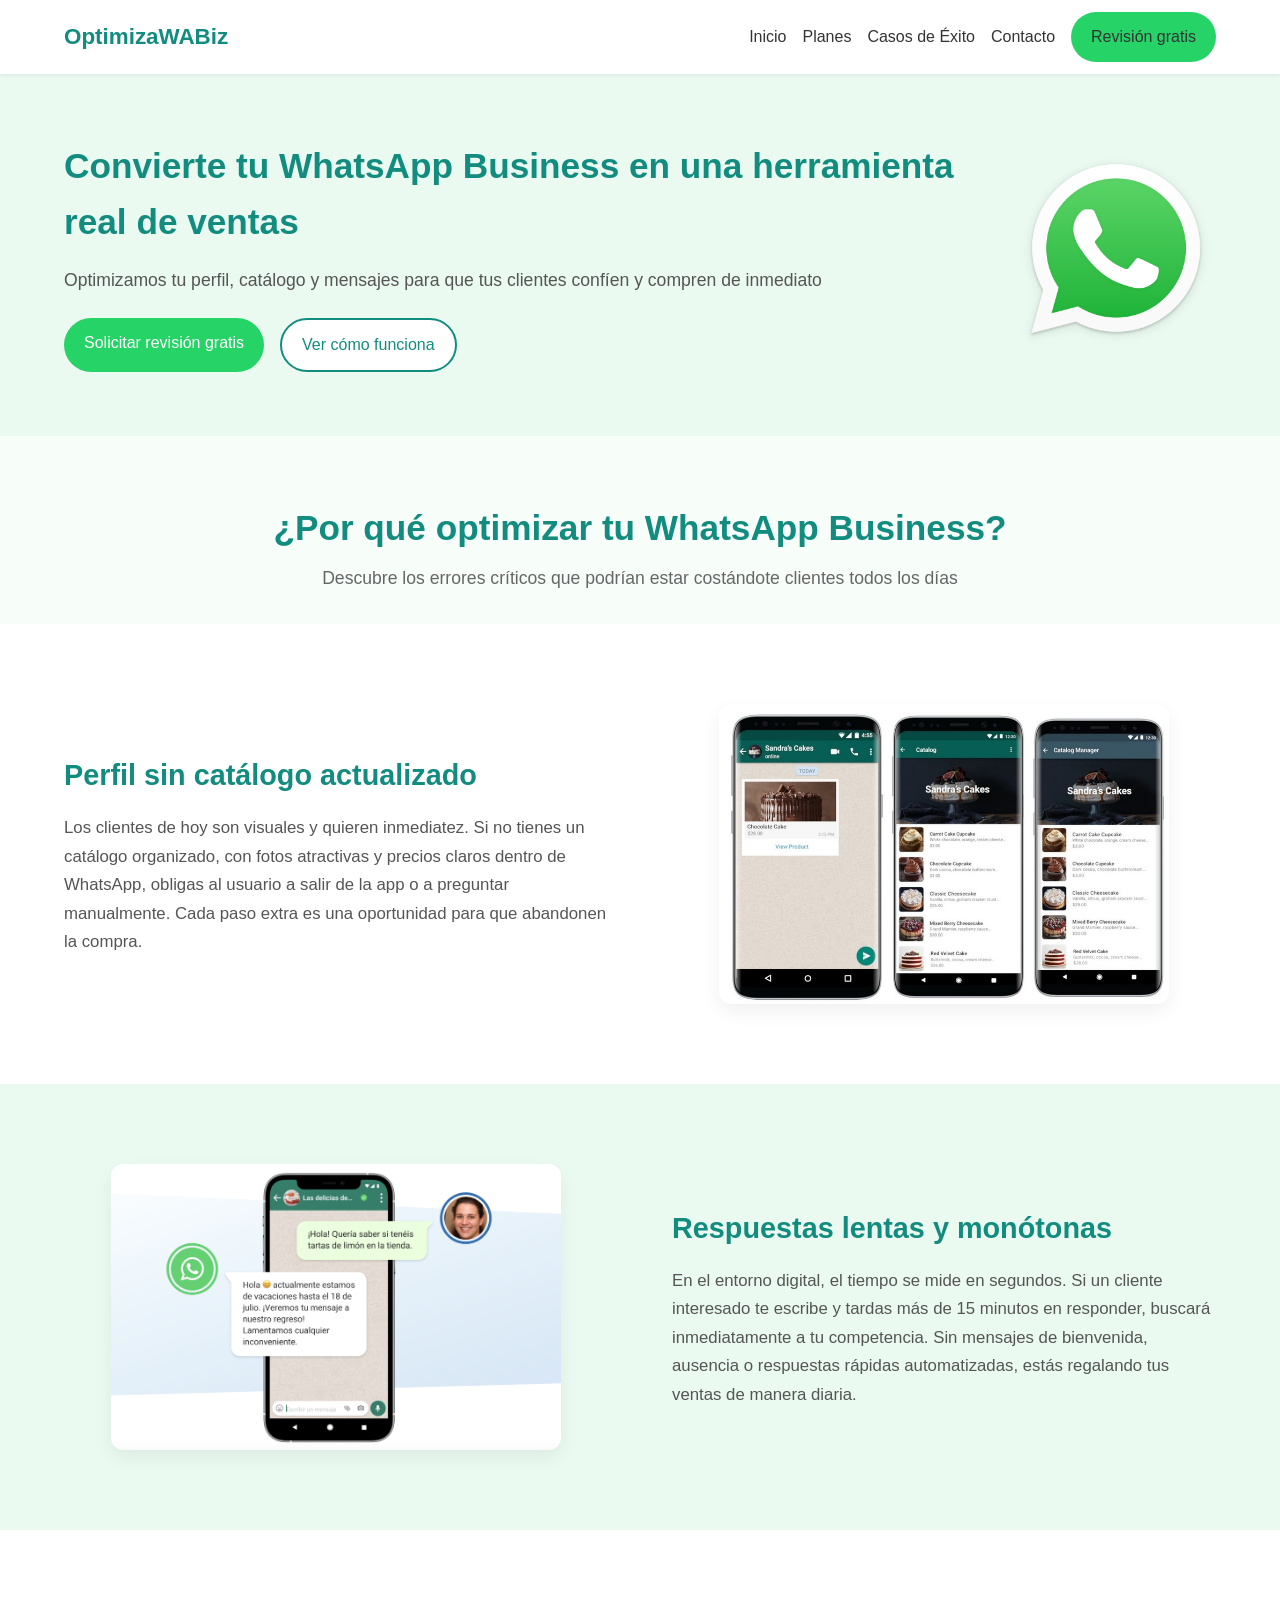
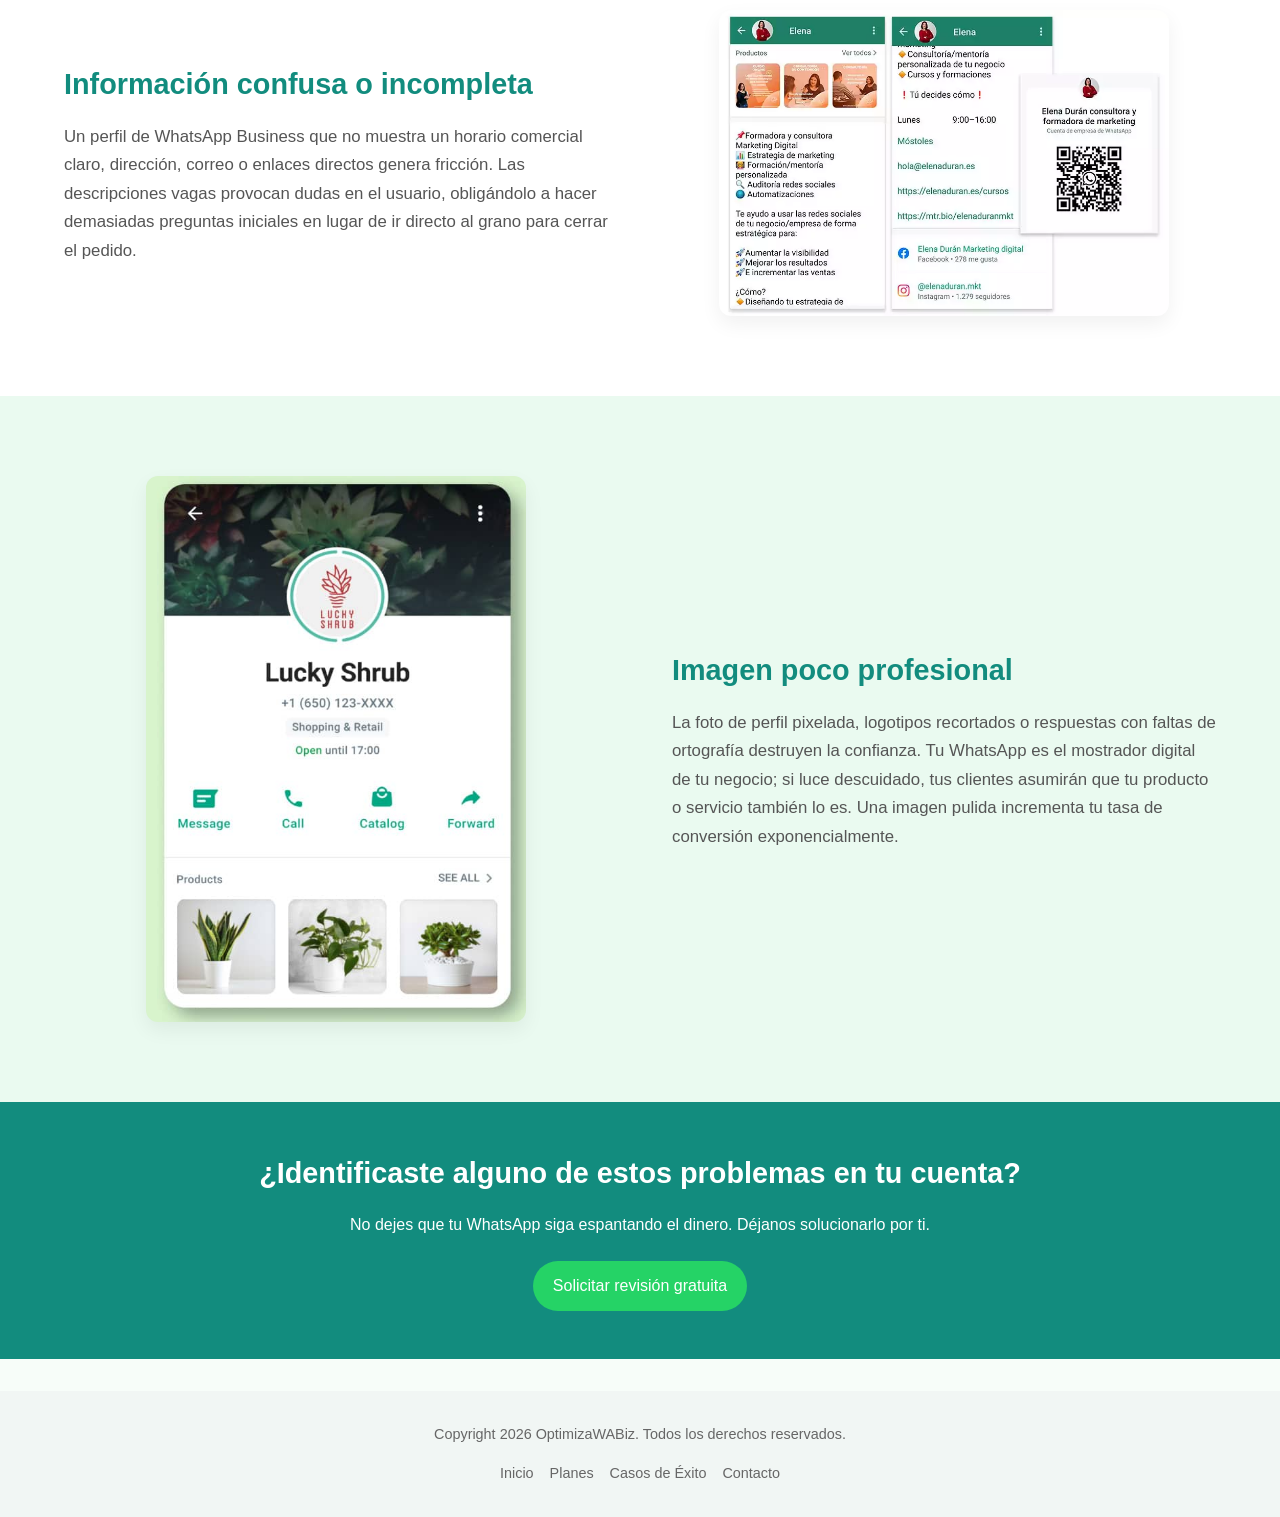
<file: index.html>
<!DOCTYPE html>
<html lang="es">
<head>
  <meta charset="UTF-8">
  <meta name="viewport" content="width=device-width, initial-scale=1.0">
  <title>OptimizaWABiz Consultoría WhatsApp Business</title>
  <link rel="stylesheet" href="css/styles.css">
  <link rel="stylesheet" href="css/index.css">
  <script defer src="app/script.js"></script>
</head>
<body>

  <header id="header" class="header">
    <div class="container header-inner">
      <div class="logo"><a href="index.html">OptimizaWABiz</a></div>
      <button class="burger" id="burger">
        <span class="line"></span>
        <span class="line"></span>
        <span class="line"></span>
      </button>
      <ul class="nav-menu" id="nav-menu">
        <li><a href="index.html">Inicio</a></li>
        <li><a href="servicios.html">Planes</a></li>
        <li><a href="casos-exito.html">Casos de Éxito</a></li>
        <li><a href="contacto.html">Contacto</a></li>
        <li><a href="formulario.html" class="btn btn-primary">Revisión gratis</a></li>
      </ul>
    </div>
  </header>

  <div id="hero" class="hero">
    <div class="container hero-inner">
      <div class="hero-content">
        <h1>Convierte tu WhatsApp Business en una herramienta real de ventas</h1>
        <p>Optimizamos tu perfil, catálogo y mensajes para que tus clientes confíen y compren de inmediato</p>
        <div class="hero-buttons">
          <a href="formulario.html" class="btn btn-primary">Solicitar revisión gratis</a>
          <a href="servicios.html" class="btn btn-secondary">Ver cómo funciona</a>
        </div>
      </div>
      <div class="hero-image">
        <img src="imagenes/WhatsApp_icon.png" alt="WhatsApp Business">
      </div>
    </div>
  </div>

  <div class="seccion-titulo-principal">
    <div class="container">
      <h2>¿Por qué optimizar tu WhatsApp Business?</h2>
      <p>Descubre los errores críticos que podrían estar costándote clientes todos los días</p>
    </div>
  </div>


  <section class="seccion-detalle">
    <div class="container fila-detalle">
      <div class="columna-texto">
        <h3>Perfil sin catálogo actualizado</h3>
        <p>Los clientes de hoy son visuales y quieren inmediatez. Si no tienes un catálogo organizado, con fotos atractivas y precios claros dentro de WhatsApp, obligas al usuario a salir de la app o a preguntar manualmente. Cada paso extra es una oportunidad para que abandonen la compra.</p>
      </div>
      <div class="columna-imagen">  
        <img src="imagenes/catalogo.jpg" alt="Ejemplo de catálogo sin optimizar vs optimizado" class="imagen1-index">
      </div>
    </div>
  </section>

  <section class="seccion-detalle fondo-alterno">
    <div class="container fila-detalle inverso">
      <div class="columna-texto">
        <h3>Respuestas lentas y monótonas</h3>
        <p>En el entorno digital, el tiempo se mide en segundos. Si un cliente interesado te escribe y tardas más de 15 minutos en responder, buscará inmediatamente a tu competencia. Sin mensajes de bienvenida, ausencia o respuestas rápidas automatizadas, estás regalando tus ventas de manera diaria.</p>
      </div>
      <div class="columna-imagen">
        <img src="imagenes/mensajes_automaticos.png" alt="Simulación de respuestas lentas vs automatizadas" class="imagen2-index">
      </div>
    </div>
  </section>

  <section class="seccion-detalle">
    <div class="container fila-detalle">
      <div class="columna-texto">
        <h3>Información confusa o incompleta</h3>
        <p>Un perfil de WhatsApp Business que no muestra un horario comercial claro, dirección, correo o enlaces directos genera fricción. Las descripciones vagas provocan dudas en el usuario, obligándolo a hacer demasiadas preguntas iniciales en lugar de ir directo al grano para cerrar el pedido.</p>
      </div>
      <div class="columna-imagen">
        <img src="imagenes/informacion.jpg" alt="Ejemplo de información de perfil clara" class="imagen3-index">
      </div>
    </div>
  </section>

  <section class="seccion-detalle fondo-alterno">
    <div class="container fila-detalle inverso">
      <div class="columna-texto">
        <h3>Imagen poco profesional</h3>
        <p>La foto de perfil pixelada, logotipos recortados o respuestas con faltas de ortografía destruyen la confianza. Tu WhatsApp es el mostrador digital de tu negocio; si luce descuidado, tus clientes asumirán que tu producto o servicio también lo es. Una imagen pulida incrementa tu tasa de conversión exponencialmente.</p>
      </div>
      <div class="columna-imagen">
        <img src="imagenes/foto_perfil.jpg" alt="Diseño de perfil corporativo y confiable" class="imagen4-index">
      </div>
    </div>  
  </section>

  <div class="cita-final" style="margin-top: 0;">
    <div class="container">
      <h2>¿Identificaste alguno de estos problemas en tu cuenta?</h2>
      <p>No dejes que tu WhatsApp siga espantando el dinero. Déjanos solucionarlo por ti.</p>
      <a href="formulario.html" class="btn btn-primary">Solicitar revisión gratuita</a>
    </div>
  </div>

  <footer class="footer">
    <div class="container footer-inner">
      <p>Copyright <span id="year"></span> OptimizaWABiz. Todos los derechos reservados.</p>
      <div class="footer-nav">
        <a href="index.html">Inicio</a>
        <a href="servicios.html">Planes</a>
        <a href="casos-exito.html">Casos de Éxito</a>
        <a href="contacto.html">Contacto</a>
      </div>
    </div>
  </footer>

</body>
</html>
</file>
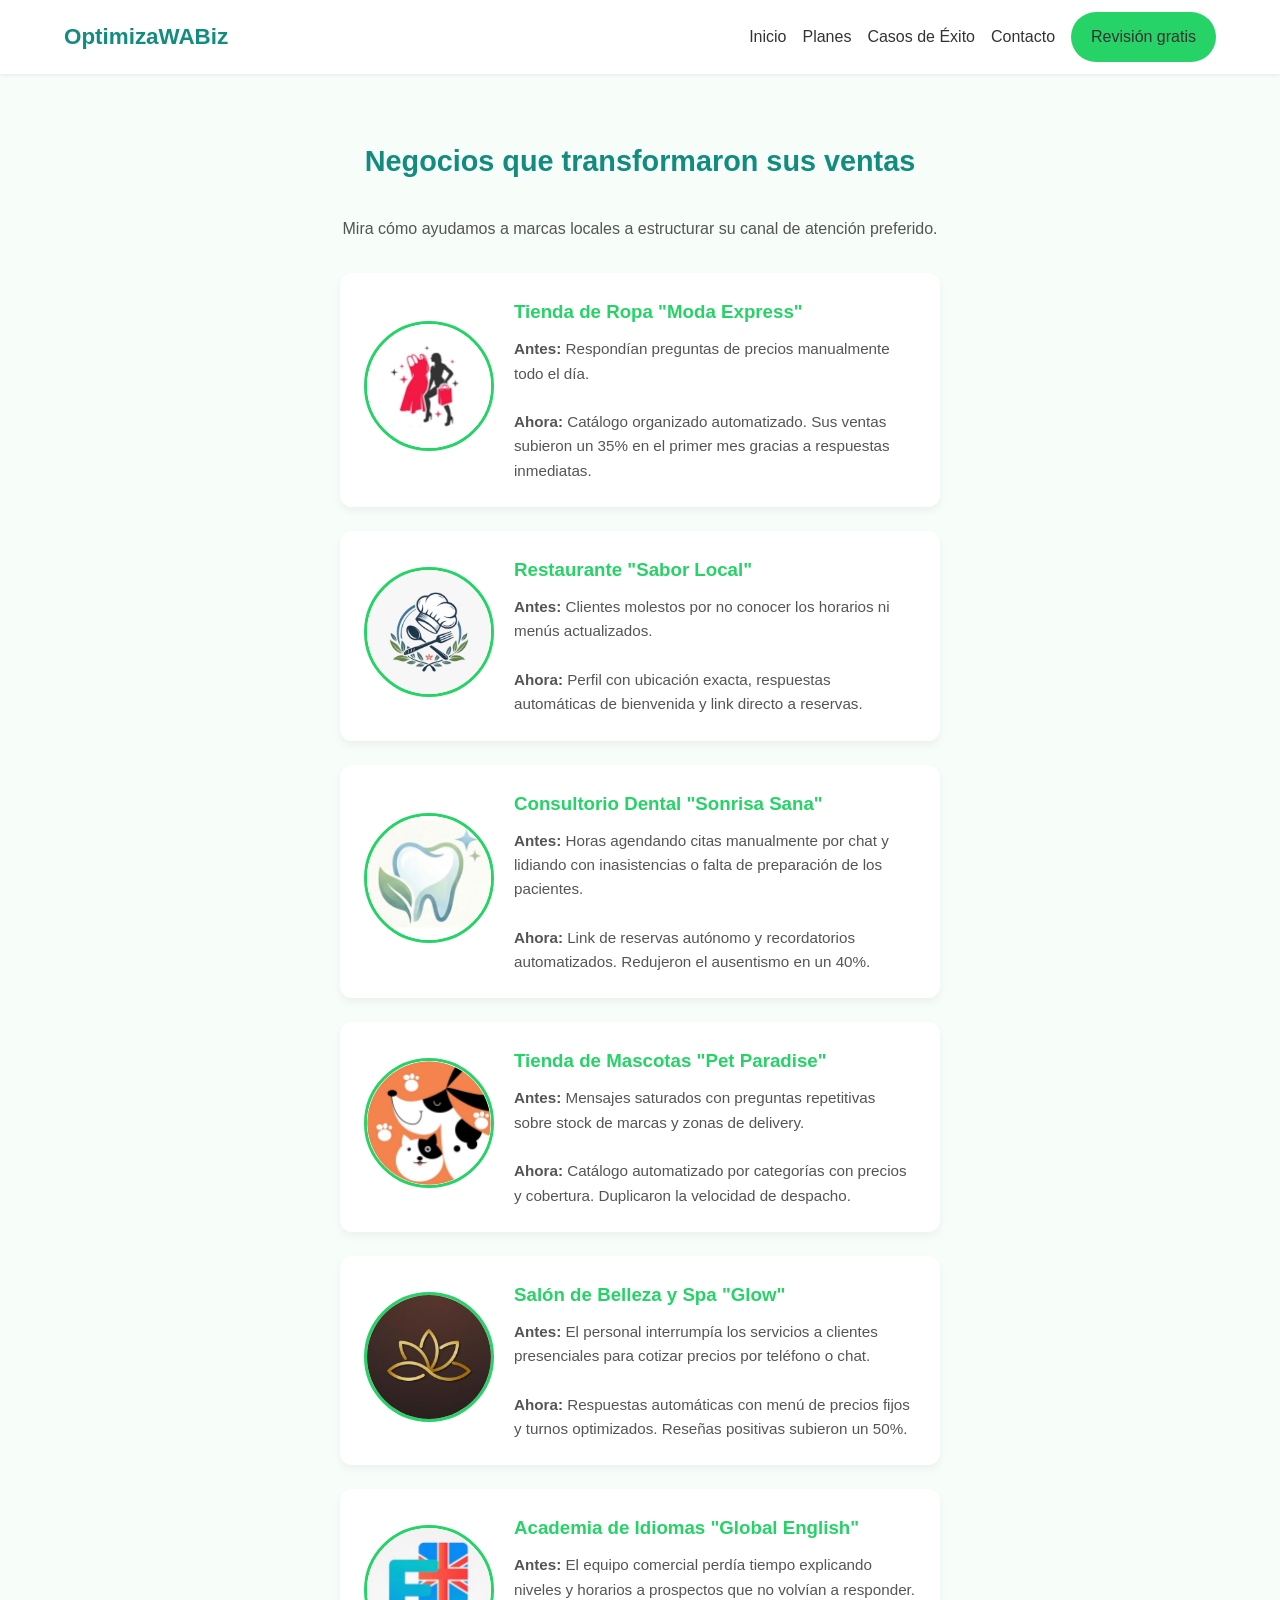
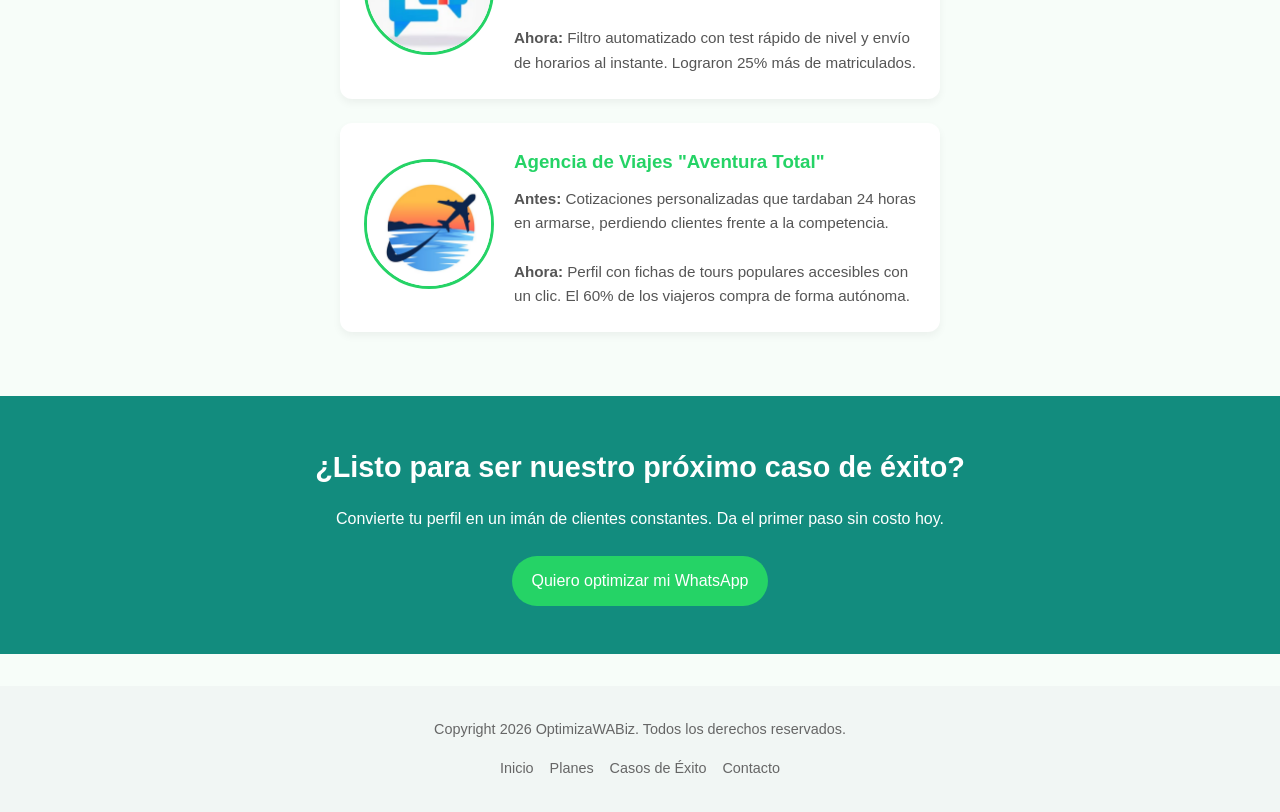
<file: casos-exito.html>
<!DOCTYPE html>
<html lang="es">
<head>
  <meta charset="UTF-8">
  <meta name="viewport" content="width=device-width, initial-scale=1.0">
  <title>Casos de Éxito - OptimizaWABiz</title>
  <link rel="stylesheet" href="css/styles.css">
  <link rel="stylesheet" href="css/exitos.css">
  <script defer src="app/script.js"></script>
</head>
<body>

  <header id="header" class="header">
    <div class="container header-inner">
      <div class="logo"><a href="index.html">OptimizaWABiz</a></div>
      <button class="burger" id="burger">
        <span class="line"></span>
        <span class="line"></span>
        <span class="line"></span>
      </button>
      <ul class="nav-menu" id="nav-menu">
        <li><a href="index.html">Inicio</a></li>
        <li><a href="servicios.html">Planes</a></li>
        <li><a href="casos-exito.html">Casos de Éxito</a></li>
        <li><a href="contacto.html">Contacto</a></li>
        <li><a href="formulario.html" class="btn btn-primary">Revisión gratis</a></li>
      </ul>
    </div>
  </header>

  <div class="seccion">
    <div class="container">
      <h2>Negocios que transformaron sus ventas</h2>
      <p style="text-align: center; color: #555555; margin-bottom: 2rem;">Mira cómo ayudamos a marcas locales a estructurar su canal de atención preferido.</p>
      
      <div class="cards">
        <div class="card">
          <div class="Logo_casos_exito">
            <img src="imagenes/modaespres.png" alt="Logo Moda Espress">
          </div>

          <div class="info_card">
            <h3>Tienda de Ropa "Moda Express"</h3>

            <p>
              <strong>Antes:</strong> Respondían preguntas de precios manualmente todo el día.
              <br><br>
              <strong>Ahora:</strong> Catálogo organizado automatizado. Sus ventas subieron un 35% en el primer mes gracias a respuestas inmediatas.
            </p>
          </div>
        </div>
        <div class="card">
          <div class="Logo_casos_exito">
            <img src="imagenes/saborlocal.jpeg" alt="Logo Sabor Local">
          </div>

          <div class="info_card">
            <h3>Restaurante "Sabor Local"</h3>
            <p>
              <strong>Antes:</strong> Clientes molestos por no conocer los horarios ni menús actualizados.
              <br><br>
              <strong>Ahora:</strong> Perfil con ubicación exacta, respuestas automáticas de bienvenida y link directo a reservas.
            </p>
          </div>

        </div>
      <div class="card">
        <div class="Logo_casos_exito">
          <img src="imagenes/sonrisasana.png" alt="Logo Sonrisa Sana">
        </div>
        <div class="info_card">
          <h3>Consultorio Dental "Sonrisa Sana"</h3>
          <p>
            <strong>Antes:</strong> Horas agendando citas manualmente por chat y lidiando con inasistencias o falta de preparación de los pacientes.
            <br><br>
            <strong>Ahora:</strong> Link de reservas autónomo y recordatorios automatizados. Redujeron el ausentismo en un 40%.
          </p>
        </div>
      </div>

      <div class="card">
        <div class="Logo_casos_exito">
          <img src="imagenes/petparadise.png" alt="Logo Pet Paradise">
        </div>
        <div class="info_card">
          <h3>Tienda de Mascotas "Pet Paradise"</h3>
          <p>
            <strong>Antes:</strong> Mensajes saturados con preguntas repetitivas sobre stock de marcas y zonas de delivery.
            <br><br>
            <strong>Ahora:</strong> Catálogo automatizado por categorías con precios y cobertura. Duplicaron la velocidad de despacho.
          </p>
        </div>
    </div>

    <div class="card">
      <div class="Logo_casos_exito">
        <img src="imagenes/glow.jpeg" alt="Logo Glow">
      </div>
      <div class="info_card">
        <h3>Salón de Belleza y Spa "Glow"</h3>
        <p>
          <strong>Antes:</strong> El personal interrumpía los servicios a clientes presenciales para cotizar precios por teléfono o chat.
          <br><br>
          <strong>Ahora:</strong> Respuestas automáticas con menú de precios fijos y turnos optimizados. Reseñas positivas subieron un 50%.
        </p>
      </div>
    </div>

    <div class="card">
      <div class="Logo_casos_exito">
        <img src="imagenes/globalenglish.png" alt="Logo Global English">
      </div>
      <div class="info_card">
        <h3>Academia de Idiomas "Global English"</h3>
        <p>
          <strong>Antes:</strong> El equipo comercial perdía tiempo explicando niveles y horarios a prospectos que no volvían a responder.
          <br><br>
          <strong>Ahora:</strong> Filtro automatizado con test rápido de nivel y envío de horarios al instante. Lograron 25% más de matriculados.
        </p>
      </div>
    </div>

    <div class="card">
      <div class="Logo_casos_exito">
        <img src="imagenes/aventuratotal.png" alt="Logo Aventura Total">
      </div>
      <div class="info_card">
        <h3>Agencia de Viajes "Aventura Total"</h3>
        <p>
          <strong>Antes:</strong> Cotizaciones personalizadas que tardaban 24 horas en armarse, perdiendo clientes frente a la competencia.
          <br><br>
          <strong>Ahora:</strong> Perfil con fichas de tours populares accesibles con un clic. El 60% de los viajeros compra de forma autónoma.
        </p>
      </div>
    </div>
      </div>
    </div>
  </div>

  <div class="cita-final">
    <div class="container">
      <h2>¿Listo para ser nuestro próximo caso de éxito?</h2>
      <p>Convierte tu perfil en un imán de clientes constantes. Da el primer paso sin costo hoy.</p>
      <a href="formulario.html" class="btn btn-primary">Quiero optimizar mi WhatsApp</a>
    </div>
  </div>

  <footer class="footer">
    <div class="container footer-inner">
      <p>Copyright <span id="year"></span> OptimizaWABiz. Todos los derechos reservados.</p>
      <div class="footer-nav">
        <a href="index.html">Inicio</a>
        <a href="servicios.html">Planes</a>
        <a href="casos-exito.html">Casos de Éxito</a>
        <a href="contacto.html">Contacto</a>
      </div>
    </div>
  </footer>

</body>
</html>
</file>
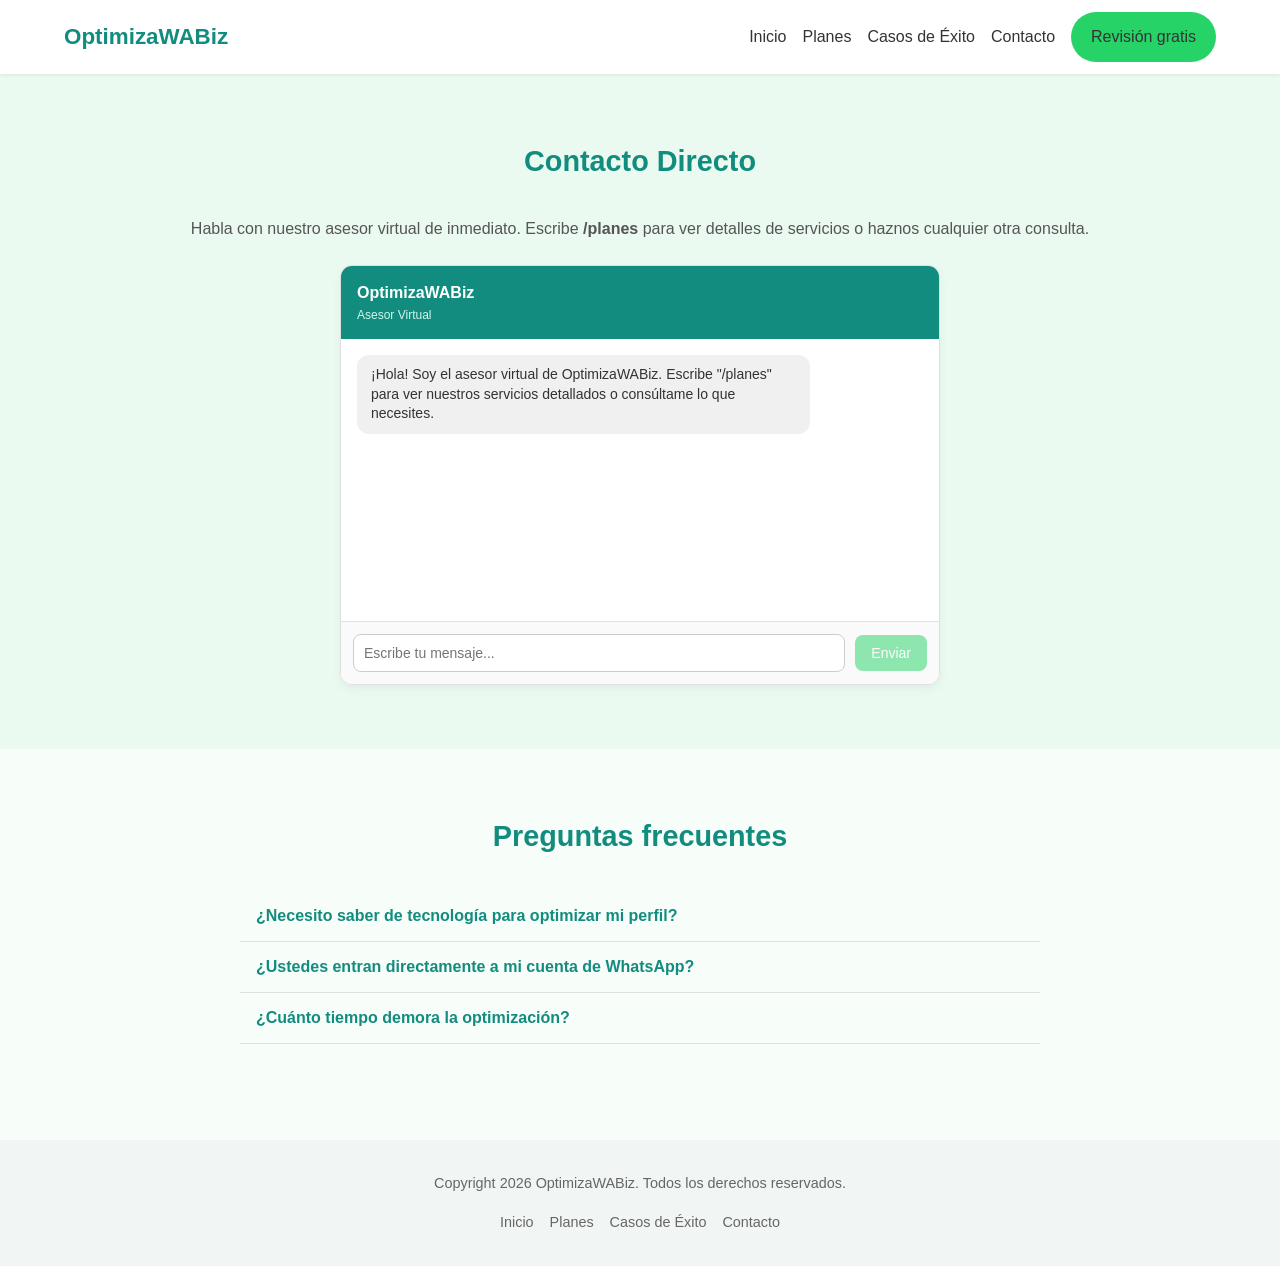
<file: contacto.html>
<!DOCTYPE html>
<html lang="es">
<head>
  <meta charset="UTF-8">
  <meta name="viewport" content="width=device-width, initial-scale=1.0">
  <title>Contacto y FAQ - OptimizaWABiz</title>
  <link rel="stylesheet" href="css/styles.css">
  <link rel="stylesheet" href="css/contacto.css">
  <script defer src="app/script.js"></script>
</head>
<body>

  <header id="header" class="header">
    <div class="container header-inner">
      <div class="logo"><a href="index.html">OptimizaWABiz</a></div>
      <button class="burger" id="burger">
        <span class="line"></span>
        <span class="line"></span>
        <span class="line"></span>
      </button>
      <ul class="nav-menu" id="nav-menu">
        <li><a href="index.html">Inicio</a></li>
        <li><a href="servicios.html">Planes</a></li>
        <li><a href="casos-exito.html">Casos de Éxito</a></li>
        <li><a href="contacto.html">Contacto</a></li>
        <li><a href="contacto.html" class="btn btn-primary">Revisión gratis</a></li>
      </ul>
    </div>
  </header>

  <div id="contacto" class="seccion seccion-alt">
    <div class="container">
      <h2>Contacto Directo</h2>
      <p class="contacto-desc">Habla con nuestro asesor virtual de inmediato. Escribe <strong>/planes</strong> para ver detalles de servicios o haznos cualquier otra consulta.</p>
      
      <div class="contenedor-chat">
        <header class="cabecera-chat">
          <div class="info-cabecera">
            <span class="chat-titulo">OptimizaWABiz</span>
            <span class="chat-subtitulo">Asesor Virtual</span>
          </div>
        </header>
        <main class="mensajes" id="cuerpoChat">
          <div class="mensaje bot">¡Hola! Soy el asesor virtual de OptimizaWABiz. Escribe "/planes" para ver nuestros servicios detallados o consúltame lo que necesites.</div>
        </main>
        <footer class="entrada-chat">
          <input type="text" placeholder="Escribe tu mensaje..." id="inputMensaje">
          <button id="botonEnviar" disabled>Enviar</button>
        </footer>
      </div>
    </div>
  </div>
  <div id="faq" class="seccion">
    <div class="container">
      <h2>Preguntas frecuentes</h2>
      <div class="faq-lista">
        <div class="faq-item">
          <button class="faq-pregunta">¿Necesito saber de tecnología para optimizar mi perfil?</button>
          <div class="faq-respuesta"><p>No necesitas conocimientos técnicos. Nosotros configuramos de manera estratégica todo y te entregamos instrucciones claras y precisas.</p></div>
        </div>
        <div class="faq-item">
          <button class="faq-pregunta">¿Ustedes entran directamente a mi cuenta de WhatsApp?</button>
          <div class="faq-respuesta"><p>No ingresamos a tus cuentas personales ni leemos tus chats. Te indicamos el paso a paso exacto para implementar todas las mejoras de forma segura.</p></div>
        </div>
        <div class="faq-item">
          <button class="faq-pregunta">¿Cuánto tiempo demora la optimización?</button>
          <div class="faq-respuesta"><p>En promedio, entregamos toda la estructura y auditoría lista de 3 a 5 días laborales.</p></div>
        </div>
      </div>
    </div>
  </div>

  <footer class="footer">
    <div class="container footer-inner">
      <p>Copyright <span id="year"></span> OptimizaWABiz. Todos los derechos reservados.</p>
      <div class="footer-nav">
        <a href="index.html">Inicio</a>
        <a href="servicios.html">Planes</a>
        <a href="casos-exito.html">Casos de Éxito</a>
        <a href="contacto.html">Contacto</a>
      </div>
    </div>
  </footer>

</body>
</html>
</file>
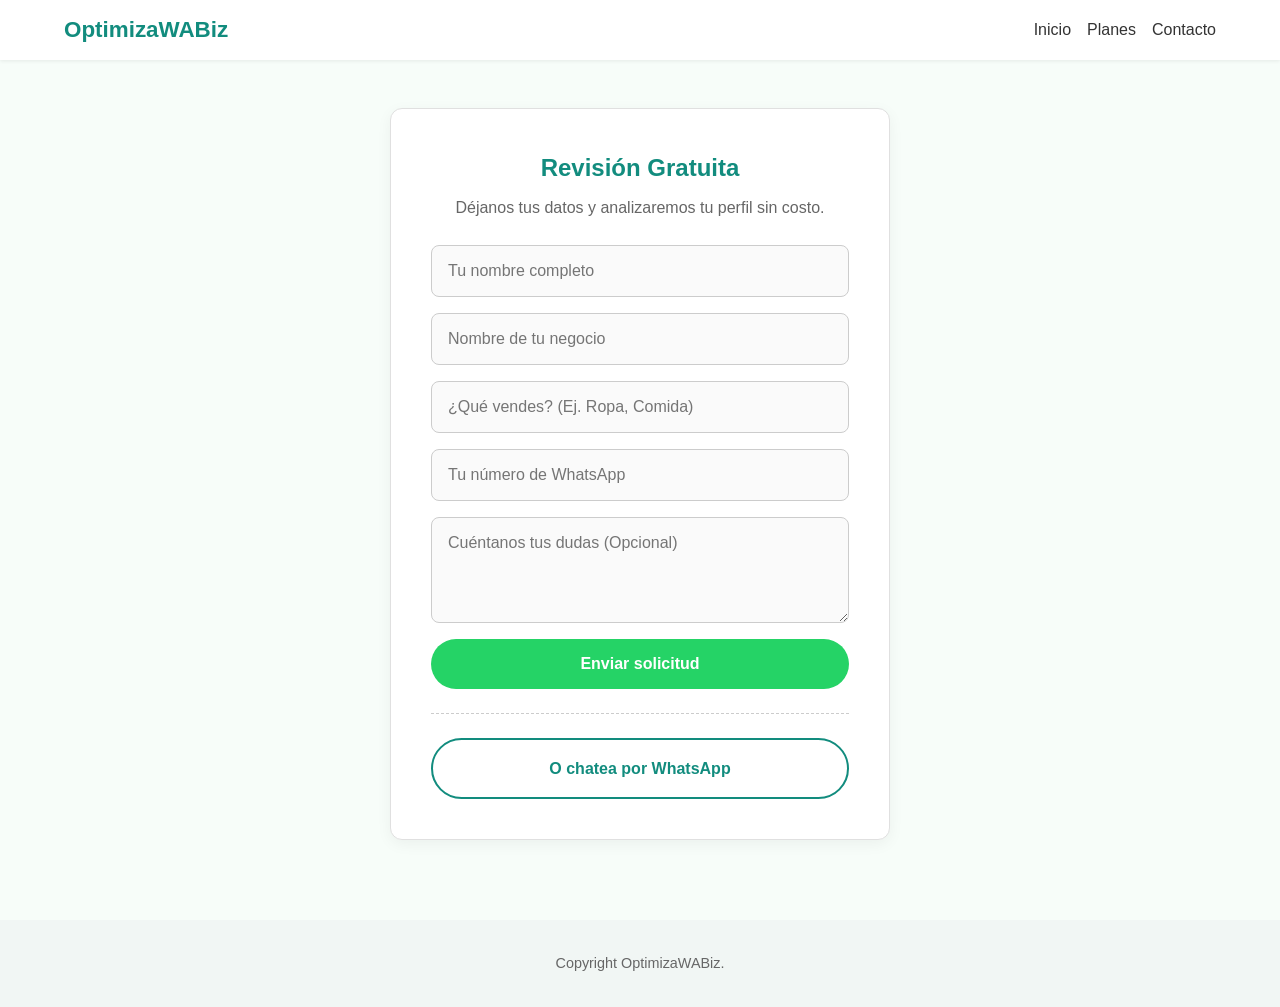
<file: formulario.html>
<!DOCTYPE html>
<html lang="es">
<head>
  <meta charset="UTF-8">
  <meta name="viewport" content="width=device-width, initial-scale=1.0">
  <title>Solicitar Revisión – OptimizaWABiz</title>
  <link rel="stylesheet" href="css/styles.css">
  <link rel="stylesheet" href="css/formulario.css">
  <script defer src="app/script_formulario.js"></script>
</head>
<body>

  <header id="header" class="header">
    <div class="container header-inner">
      <div class="logo"><a href="index.html">OptimizaWABiz</a></div>
      <ul class="nav-menu">
        <li><a href="index.html">Inicio</a></li>
        <li><a href="servicios.html">Planes</a></li>
        <li><a href="contacto.html">Contacto</a></li>
      </ul>
    </div>
  </header>

  <main class="pantalla-formulario">
    <div class="caja-formulario">
      <h2>Revisión Gratuita</h2>
      <p>Déjanos tus datos y analizaremos tu perfil sin costo.</p>
      
      <form id="contact-form" novalidate>
        <input type="text" id="nombre" placeholder="Tu nombre completo" required>
        <input type="text" id="negocio" placeholder="Nombre de tu negocio" required>
        <input type="text" id="rubro" placeholder="¿Qué vendes? (Ej. Ropa, Comida)" required>
        <input type="tel" id="whatsapp" placeholder="Tu número de WhatsApp" required>
        <textarea id="mensaje" rows="4" placeholder="Cuéntanos tus dudas (Opcional)" required></textarea>
        
        <button type="submit" class="btn btn-primary boton-ancho">Enviar solicitud</button>
      </form>

      <div class="atajo-whatsapp">
        <a href="https://wa.me/51999999999" target="_blank" class="btn btn-secondary boton-ancho">O chatea por WhatsApp</a>
      </div>
    </div>
  </main>

  <footer class="footer">
    <div class="container footer-inner">
      <p>Copyright <span id="year"></span> OptimizaWABiz.</p>
    </div>
  </footer>

</body>
</html>
</file>
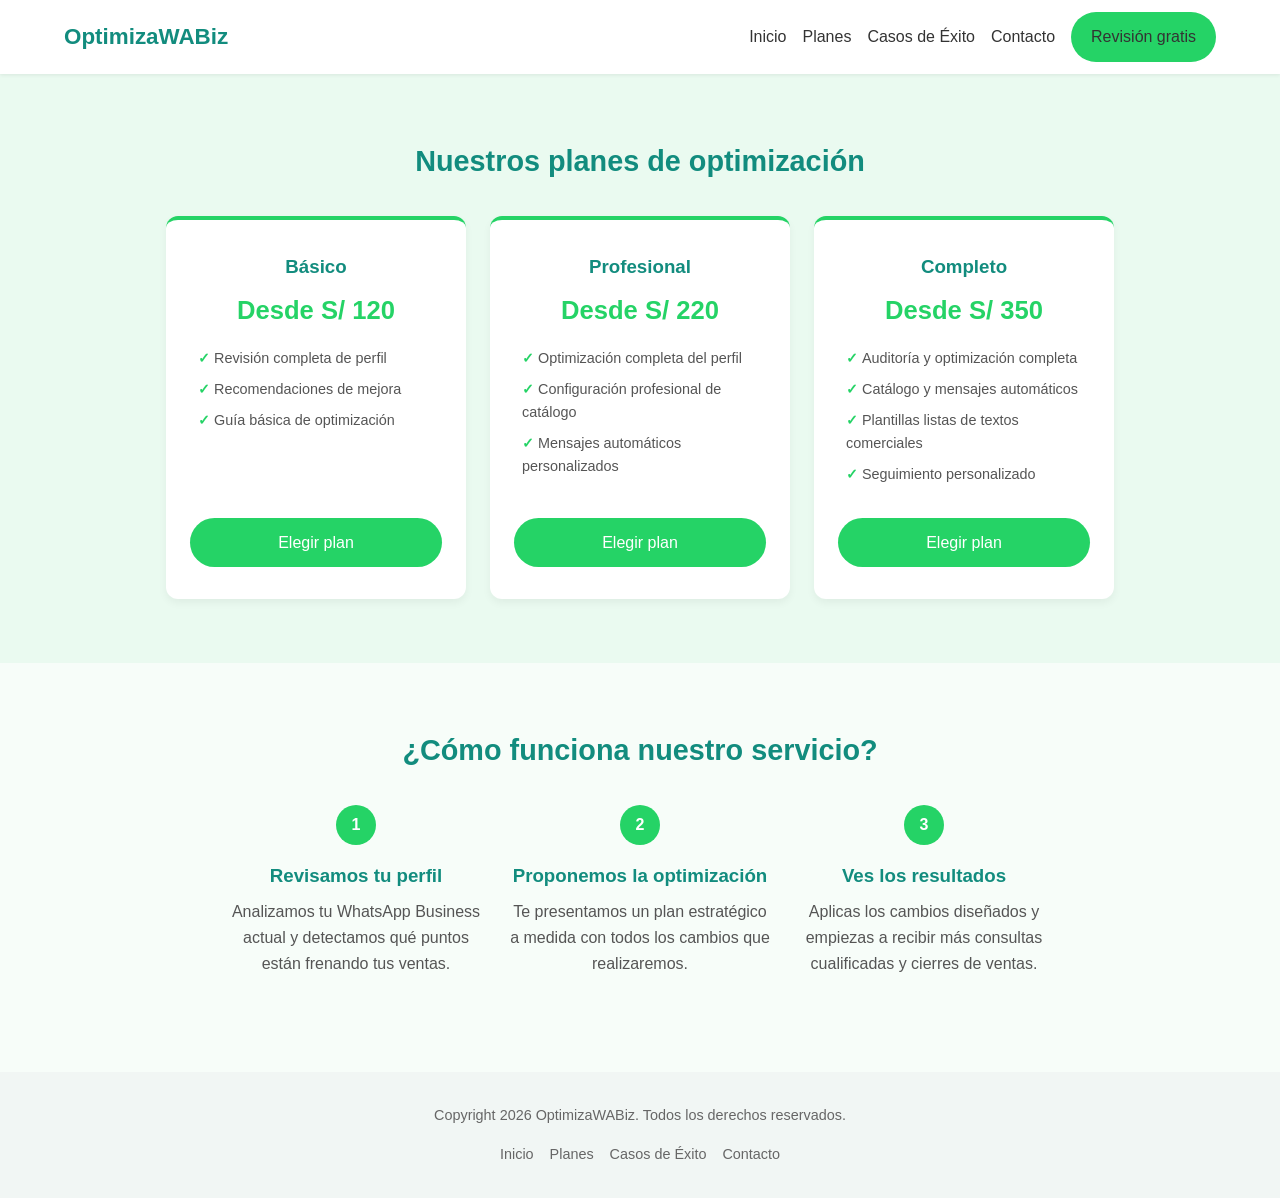
<file: servicios.html>
<!DOCTYPE html>
<html lang="es">
<head>
  <meta charset="UTF-8">
  <meta name="viewport" content="width=device-width, initial-scale=1.0">
  <title>Planes y Servicios - OptimizaWABiz</title>
  <link rel="stylesheet" href="css/styles.css">
  <link rel="stylesheet" href="css/servicios.css">
  <script defer src="app/script.js"></script>
</head>
<body>

  <header id="header" class="header">
    <div class="container header-inner">
      <div class="logo"><a href="index.html">OptimizaWABiz</a></div>
      <button class="burger" id="burger">
        <span class="line"></span>
        <span class="line"></span>
        <span class="line"></span>
      </button>
      <ul class="nav-menu" id="nav-menu">
        <li><a href="index.html">Inicio</a></li>
        <li><a href="servicios.html">Planes</a></li>
        <li><a href="casos-exito.html">Casos de Éxito</a></li>
        <li><a href="contacto.html">Contacto</a></li>
        <li><a href="formulario.html" class="btn btn-primary">Revisión gratis</a></li>
      </ul>
    </div>
  </header>

  <div id="planes" class="seccion seccion-alt">
    <div class="container">
      <h2>Nuestros planes de optimización</h2>
      <div class="plans">
        <div class="plan-card">
          <h3>Básico</h3>
          <p class="price">Desde S/ 120</p>
          <ul class="plan-features">
            <li>Revisión completa de perfil</li>
            <li>Recomendaciones de mejora</li>
            <li>Guía básica de optimización</li>
          </ul>
          <a href="formulario.html" class="btn btn-primary">Elegir plan</a>
        </div>
        <div class="plan-card">
          <h3>Profesional</h3>
          <p class="price">Desde S/ 220</p>
          <ul class="plan-features">
            <li>Optimización completa del perfil</li>
            <li>Configuración profesional de catálogo</li>
            <li>Mensajes automáticos personalizados</li>
          </ul>
          <a href="formulario.html" class="btn btn-primary">Elegir plan</a>
        </div>
        <div class="plan-card">
          <h3>Completo</h3>
          <p class="price">Desde S/ 350</p>
          <ul class="plan-features">
            <li>Auditoría y optimización completa</li>
            <li>Catálogo y mensajes automáticos</li>
            <li>Plantillas listas de textos comerciales</li>
            <li>Seguimiento personalizado</li>
          </ul>
          <a href="formulario.html" class="btn btn-primary">Elegir plan</a>
        </div>
      </div>
    </div>
  </div>
    <div id="funciona" class="seccion">
    <div class="container">
      <h2>¿Cómo funciona nuestro servicio?</h2>
      <div class="steps">
        <div class="step">
          <span class="step-number">1</span>
          <h3>Revisamos tu perfil</h3>
          <p>Analizamos tu WhatsApp Business actual y detectamos qué puntos están frenando tus ventas.</p>
        </div>
        <div class="step">
          <span class="step-number">2</span>
          <h3>Proponemos la optimización</h3>
          <p>Te presentamos un plan estratégico a medida con todos los cambios que realizaremos.</p>
        </div>
        <div class="step">
          <span class="step-number">3</span>
          <h3>Ves los resultados</h3>
          <p>Aplicas los cambios diseñados y empiezas a recibir más consultas cualificadas y cierres de ventas.</p>
        </div>
      </div>
    </div>
  </div>

  <footer class="footer">
    <div class="container footer-inner">
      <p>Copyright <span id="year"></span> OptimizaWABiz. Todos los derechos reservados.</p>
      <div class="footer-nav">
        <a href="index.html">Inicio</a>
        <a href="servicios.html">Planes</a>
        <a href="casos-exito.html">Casos de Éxito</a>
        <a href="contacto.html">Contacto</a>
      </div>
    </div>
  </footer>

</body>
</html>
</file>
<file: css/styles.css>
* {
  box-sizing: border-box;
  margin: 0;
  padding: 0;
}

body {
  font-family: 'Segoe UI', Arial, sans-serif;
  color: #333333;
  background-color: #f7fdf9;
  line-height: 1.6;
}

html {
  scroll-behavior: smooth;
}

.container {
  width: 90%;
  max-width: 1200px;
  margin: 0 auto;
}

.seccion {
  padding: 4rem 0;
}

.seccion-alt {
  background-color: #eafaf0;
}

.seccion h2 {
  text-align: center;
  color: #128C7E;
  font-size: 1.8rem;
  margin-bottom: 2rem;
}

/*aqui esta el header , menu global*/
.header {
  background-color: #ffffff;
  box-shadow: 0 1px 4px rgba(0, 0, 0, 0.08);
  position: sticky;
  top: 0;
  z-index: 1000;
}

.header-inner {
  display: flex;
  align-items: center;
  justify-content: space-between;
  padding: 0.75rem 0;
}

.logo a {
  text-decoration: none;
  font-size: 1.4rem;
  font-weight: bold;
  color: #128C7E;
}

.nav-menu {
  list-style: none;
  display: flex;
  align-items: center;
  gap: 1rem;
}

.nav-menu li a {
  text-decoration: none;
  color: #333333;
}

.nav-menu li a:hover {
  color: #25D366;
}

.burger {
  display: none;
  flex-direction: column;
  justify-content: space-between;
  width: 24px;
  height: 18px;
  background: none;
  border: none;
  cursor: pointer;
}

.burger .line {
  width: 100%;
  height: 3px;
  background-color: #128C7E;
  border-radius: 2px;
}

/*citas*/
.cita-final {
  background-color: #128C7E;
  color: #ffffff;
  text-align: center;
  padding: 3rem 0;
}

.cita-final h2 {
  color: #ffffff;
  font-size: 1.8rem;
  margin-bottom: 1rem;
}

.cita-final p {
  color: #ffffff;
  margin-bottom: 1.5rem;
}

/*Footer*/
.footer {
  background-color: #f1f6f4;
  padding: 2rem 0;
  font-size: 0.9rem;
  color: #666666;
  margin-top: 2rem;
}

.footer-inner {
  display: flex;
  flex-direction: column;
  align-items: center;
  gap: 1rem;
  text-align: center;
}

.footer-nav {
  display: flex;
  flex-wrap: wrap;
  gap: 1rem;
  justify-content: center;
}

.footer-nav a {
  color: #666666;
  text-decoration: none;
}

.footer-nav a:hover {
  color: #25D366;
}

/*botenes*/
.btn {
  display: inline-block;
  padding: 0.75rem 1.25rem;
  border-radius: 50px;
  font-size: 1rem;
  text-decoration: none;
  cursor: pointer;
  border: none;
  text-align: center;
}

.btn-primary {
  background-color: #25D366;
  color: #ffffff;
}

.btn-primary:hover {
  background-color: #128C7E;
}

.btn-secondary {
  background-color: #ffffff;
  color: #128C7E;
  border: 2px solid #128C7E;
}

.btn-secondary:hover {
  background-color: #128C7E;
  color: #ffffff;
}

@media (max-width: 991px) {
  .burger {
    display: flex;
  }

  .nav-menu {
    display: none;
    position: absolute;
    top: 100%;
    left: 0;
    right: 0;
    background-color: #ffffff;
    flex-direction: column;
    gap: 0;
    box-shadow: 0 4px 8px rgba(0, 0, 0, 0.1);
  }

  .nav-menu.open {
    display: flex;
  }

  .nav-menu li {
    width: 100%;
    padding: 0.5rem 1rem;
    text-align: center;
    border-bottom: 1px solid #f0f0f0;
  }
}
</file>
<file: css/index.css>
.hero {
  background-color: #eafaf0;
  padding: 4rem 0;
}

.hero-inner {
  display: flex;
  align-items: center;
  justify-content: space-between;
  gap: 2rem;
}

.hero-content h1 {
  font-size: 2.2rem;
  color: #128C7E;
  margin-bottom: 1rem;
}

.hero-content p {
  font-size: 1.1rem;
  color: #555555;
  margin-bottom: 1.5rem;
}

.hero-buttons {
  display: flex;
  gap: 1rem;
  flex-wrap: wrap;
}

.hero-image img {
  width: 200px;
  height: auto;
}


.seccion-titulo-principal {
  text-align: center;
  padding: 4rem 0 2rem 0;
  background-color: #f7fdf9;
}

.seccion-titulo-principal h2 {
  color: #128C7E;
  font-size: 2.2rem;
  margin-bottom: 0.5rem;
}

.seccion-titulo-principal p {
  color: #666666;
  font-size: 1.1rem;
}


.seccion-detalle {
  padding: 5rem 0;
  background-color: #ffffff;
}

.fondo-alterno {
  background-color: #eafaf0;
}

.fila-detalle {
  display: flex;
  align-items: center;
  justify-content: space-between;
  gap: 4rem;
}


.fila-detalle.inverso {
  flex-direction: row-reverse;
}

.columna-texto {
  flex: 1;
  max-width: 550px;
}


.columna-texto h3 {
  color: #128C7E;
  font-size: 1.8rem;
  margin-bottom: 1rem;
}

.columna-texto p {
  color: #555555;
  font-size: 1.05rem;
  line-height: 1.7;
}

.columna-imagen {
  flex: 1;
  display: flex;
  justify-content: center;
  align-items: center;
}

.imagen1-index {
  width: 100%;
  max-width: 450px;
  height: auto;
  border-radius: 12px;
  box-shadow: 0 8px 20px rgba(0, 0, 0, 0.06);
  background-color: #f0f0f0; 
}
.imagen2-index {
  width: 100%;
  max-width: 450px;
  height: auto;
  border-radius: 12px;
  box-shadow: 0 8px 20px rgba(0, 0, 0, 0.06);
  background-color: #f0f0f0; 
}
.imagen3-index {
  width: 100%;
  max-width: 450px;
  height: auto;
  border-radius: 12px;
  box-shadow: 0 8px 20px rgba(0, 0, 0, 0.06);
  background-color: #f0f0f0; 
}
.imagen4-index {
  width: 70%;
  max-width: 450px;
  height: auto;
  border-radius: 12px;
  box-shadow: 0 8px 20px rgba(0, 0, 0, 0.06);
  background-color: #f0f0f0; 
}

@media (max-width: 768px) {
  .hero-inner {
    flex-direction: column;
    text-align: center;
  }

  .hero-buttons {
    justify-content: center;
  }

  .fila-detalle, .fila-detalle.inverso {
    flex-direction: column !important;
    gap: 2rem;
    text-align: center;
  }
  
  .seccion-detalle {
    padding: 3rem 0;
  }
  
  .columna-texto {
    max-width: 100%;
  }
}
</file>
<file: css/exitos.css>
.cards {
  display: flex;
  align-items: center;
  flex-direction: column ;
  gap: 1.5rem;
  justify-content: center;
  margin-bottom: 4rem;
  margin: 0 auto;
}
.info_card{
  flex: 1;
}
.card {
  display: flex;
  align-items: center;
  gap: 20px;

  background-color: #ffffff;
  border-radius: 12px;
  box-shadow: 0 4px 8px rgba(0,0,0,0.05);

  padding: 1.5rem;
  max-width: 600px; 
  width: 100%;

  text-align: left; 
}

.card h3 {
  color: #128C7E;
  margin-bottom: 0.5rem;
}

.info_card h3{
  color: #25D366;
  margin-top: 0;
  margin-bottom: 10px;
}

.info_card p{
  line-height: 1.6;
  margin: 0
}
.card p {
  color: #555555;
  font-size: 0.95rem;
}


@media (max-width: 991px) {
  .burger {
    display: flex;
  }

  .nav-menu {
    display: none;
    position: absolute;
    top: 100%;
    left: 0;
    right: 0;
    background-color: #ffffff;
    flex-direction: column;
    gap: 0;
    box-shadow: 0 4px 8px rgba(0, 0, 0, 0.1);
  }

  .nav-menu.open {
    display: flex;
  }

  .nav-menu li {
    width: 100%;
    padding: 0.5rem 1rem;
    text-align: center;
    border-bottom: 1px solid #f0f0f0;
  }
}
.Logo_casos_exito img{
    width: 130px;
    height: 130px;
    border-radius: 50%;
    object-fit: cover;
    border-color: #25D366;
    border-width: 0.20rem;
    border-style: solid;
  }
  .columna_img{
    display: flex;
    flex-wrap: wrap;
    gap: 1.5rem;
    justify-content: center;
}
</file>
<file: css/contacto.css>
/*chat bot*/
.contacto-desc {
  text-align: center;
  color: #555555;
  margin-bottom: 1.5rem;
}

.contenedor-chat {
  max-width: 600px;
  margin: 0 auto;
  border: 1px solid #e0e0e0;
  border-radius: 12px;
  overflow: hidden;
  display: flex;
  flex-direction: column;
  height: 420px;
  box-shadow: 0 4px 10px rgba(0,0,0,0.05);
}

.cabecera-chat {
  background-color: #128C7E;
  padding: 14px 16px;
  flex-shrink: 0;
}

.info-cabecera {
  display: flex;
  flex-direction: column;
}

.chat-titulo {
  font-size: 16px;
  font-weight: bold;
  color: #ffffff;
}

.chat-subtitulo {
  font-size: 12px;
  color: #d4f5ee;
}

.mensajes {
  flex: 1;
  padding: 16px;
  overflow-y: auto;
  display: flex;
  flex-direction: column;
  gap: 12px;
  background-color: #ffffff;
}

.mensaje {
  padding: 10px 14px;
  border-radius: 12px;
  max-width: 80%;
  font-size: 14px;
  line-height: 1.4;
  word-break: break-word;
}

.bot {
  align-self: flex-start;
  background-color: #f0f0f0;
  color: #333333;
}

.usuario {
  align-self: flex-end;
  background-color: #d4f5ee;
  color: #000000;
}

.entrada-chat {
  display: flex;
  flex-shrink: 0;
  padding: 12px;
  border-top: 1px solid #e0e0e0;
  background-color: #fafafa;
  align-items: center;
  gap: 10px;
}

.entrada-chat input {
  flex: 1;
  padding: 10px;
  border-radius: 8px;
  border: 1px solid #cccccc;
  font-size: 14px;
  min-width: 0;
}

.entrada-chat input:focus {
  outline: none;
  border-color: #25D366;
}

.entrada-chat button {
  padding: 10px 16px;
  border: none;
  border-radius: 8px;
  background-color: #25D366;
  color: #ffffff;
  font-size: 14px;
  cursor: pointer;
  flex-shrink: 0;
}

.entrada-chat button:disabled {
  opacity: 0.5;
  cursor: not-allowed;
}


/*preguntas y respuestas*/
.faq-lista {
  max-width: 800px;
  margin: 0 auto;
}

.faq-item {
  border-bottom: 1px solid #e0e0e0;
}

.faq-pregunta {
  width: 100%;
  background: none;
  border: none;
  text-align: left;
  padding: 1rem;
  font-size: 1rem;
  font-weight: bold;
  color: #128C7E;
  cursor: pointer;
}

.faq-respuesta {
  display: none;
  padding: 0 1rem 1rem;
  color: #555555;
}

.faq-item.open .faq-respuesta {
  display: block;
}
</file>
<file: css/formulario.css>
.pantalla-formulario {
  display: flex;
  justify-content: center;
  align-items: center;
  padding: 3rem 1rem;
  background-color: #f7fdf9;
  min-height: 80vh;
}

.caja-formulario {
  background: #ffffff;
  max-width: 500px;
  width: 100%;
  padding: 2.5rem;
  border-radius: 12px;
  box-shadow: 0 4px 15px rgba(0, 0, 0, 0.05);
  border: 1px solid #e0e0e0;
  text-align: center;
}

.caja-formulario h2 {
  color: #128C7E;
  margin-bottom: 0.5rem;
}

.caja-formulario p {
  color: #666;
  margin-bottom: 1.5rem;
}

#contact-form {
  display: flex;
  flex-direction: column;
  gap: 1rem;
}

#contact-form input,
#contact-form textarea {
  width: 100%;
  padding: 1rem;
  border: 1px solid #ccc;
  border-radius: 8px;
  font-family: inherit;
  font-size: 1rem;
  background-color: #fafafa;
}

#contact-form input:focus,
#contact-form textarea:focus {
  outline: none;
  border-color: #25D366;
  background-color: #ffffff;
}

.boton-ancho {
  width: 100%;
  padding: 1rem;
  font-weight: bold;
}

.atajo-whatsapp {
  margin-top: 1.5rem;
  padding-top: 1.5rem;
  border-top: 1px dashed #ccc;
}
</file>
<file: css/servicios.css>
.steps {
  display: flex;
  flex-wrap: wrap;
  gap: 1.5rem;
  justify-content: center;
}

.step {
  text-align: center;
  flex: 1 1 200px;
  max-width: 260px;
}

.step-number {
  display: inline-block;
  background-color: #25D366;
  color: #ffffff;
  width: 40px;
  height: 40px;
  line-height: 40px;
  border-radius: 50%;
  font-weight: bold;
  margin-bottom: 1rem;
}

.step h3 {
  color: #128C7E;
  margin-bottom: 0.5rem;
}

.step p {
  color: #555555;
}

/*planes de pago */
.plans {
  display: flex;
  flex-wrap: wrap;
  gap: 1.5rem;
  justify-content: center;
  align-items: stretch;
}

.plan-card {
  background-color: #ffffff;
  border-radius: 12px;
  box-shadow: 0 4px 8px rgba(0, 0, 0, 0.05);
  border-top: 4px solid #25D366;
  padding: 2rem 1.5rem;
  text-align: center;
  flex: 1 1 240px;
  max-width: 300px;
  display: flex;
  flex-direction: column;
}

.plan-card h3 {
  color: #128C7E;
  margin-bottom: 0.5rem;
}

.plan-card .price {
  font-size: 1.6rem;
  color: #25D366;
  font-weight: bold;
  margin-bottom: 1rem;
}

.plan-features {
  list-style: none;
  text-align: left;
  margin-bottom: 1.5rem;
}

.plan-features li {
  padding-left: 0.5rem;
  margin-bottom: 0.5rem;
  color: #555555;
  font-size: 0.9rem;
}

.plan-features li::before {
  content: "✓ ";
  color: #25D366;
  font-weight: bold;
}

.plan-card .btn {
  margin-top: auto;
}
</file>
